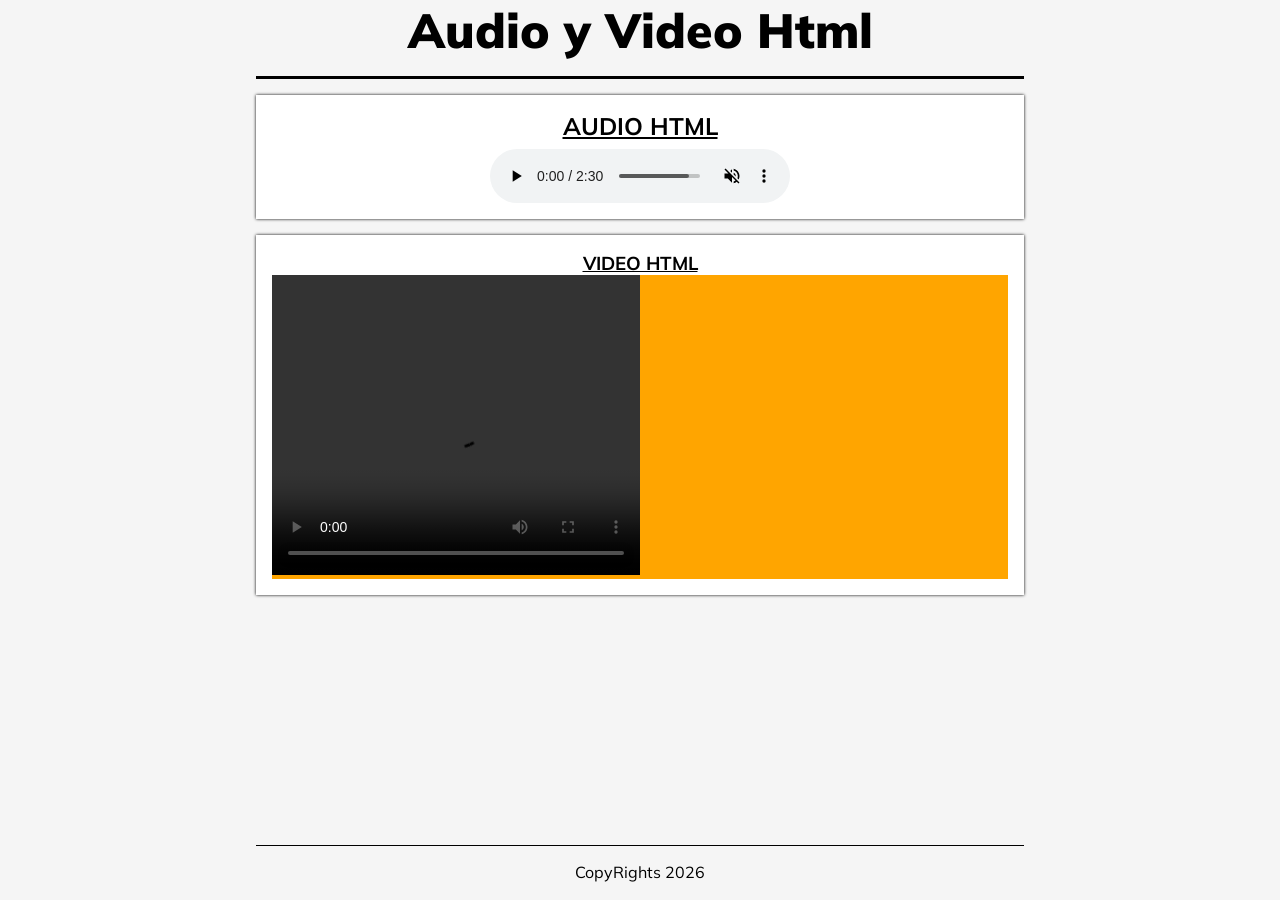
<file: ejercicios/audio-video.html>
<!DOCTYPE html>
<html lang="en">
<head>
    <meta charset="UTF-8">
    <meta name="viewport" content="width=device-width, initial-scale=1.0">
    <title>Document</title>
    <!-- Fuentes  -->
    <link href="https://fonts.googleapis.com/css2?family=Mulish:ital,wght@0,200..1000;1,200..1000&display=swap" rel="stylesheet">
    
    <!--MI CSS-->
    <link rel="stylesheet" href="../css/video.css">
</head>
<body>
    <header>
        <h1>Audio y Video Html</h1>
    </header>
    <section class="audio container">
        <h2>Audio html</h2>
        <div>
            <audio src="../assets/sonido.mp3" controls muted>
                Your browser does not support the audio element.
            </audio>
        </div>
    </section>
    <section class="video container">
        <h3>Video html</h3>
        <div class="items">
            <video src="../assets/theexpanse.mp4" controls></video>
        </div>
        <div class="items">
            <iframe src="https://www.youtube.com/embed/mWT1Oij2rxA?si=NE9-duGnOSTm4dct" title="YouTube video player" frameborder="0" allow="accelerometer; autoplay; clipboard-write; encrypted-media; gyroscope; picture-in-picture; web-share" referrerpolicy="strict-origin-when-cross-origin" allowfullscreen></iframe>
        </div>
    </section>
    <footer class="pie">
        <p>CopyRights 2026</p>
    </footer>
</body>
</html>
</file>
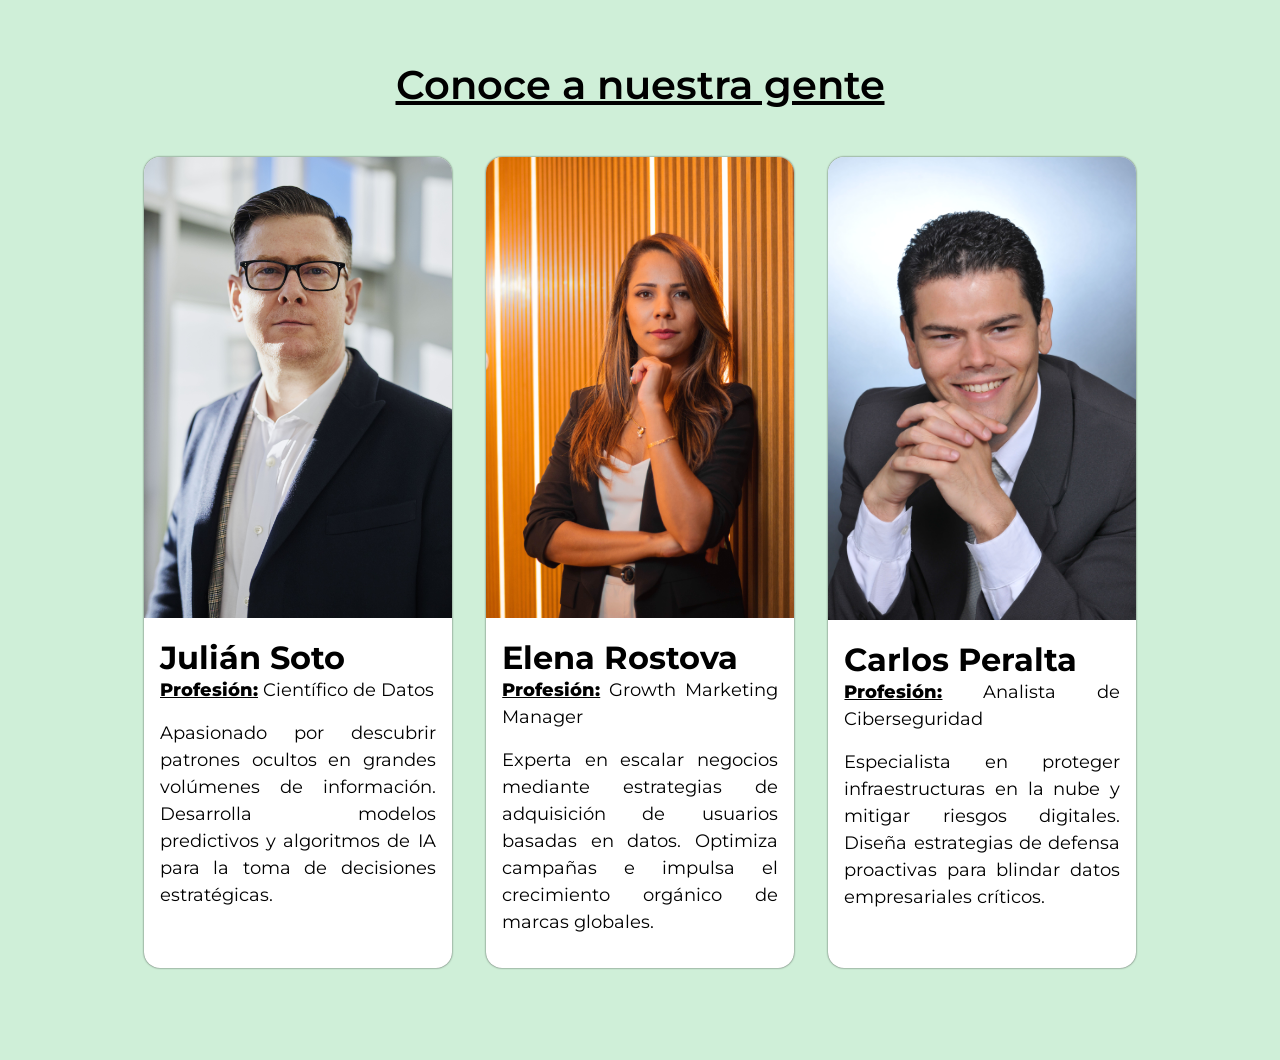
<file: ejercicios/cards.html>
<!DOCTYPE html>
<html lang="en">
<head>
    <meta charset="UTF-8">
    <meta name="viewport" content="width=device-width, initial-scale=1.0">
    <title>Document</title>
    <!--FUENTES-->
    <link href="https://fonts.googleapis.com/css2?family=Montserrat:ital,wght@0,100..900;1,100..900&display=swap" rel="stylesheet">
    <!--CSS PROYECTO CARDS-->
    <link rel="stylesheet" href="../css/cards.css">
</head>
<body>
    <section id="cards-sec">
        <h2>Conoce a nuestra gente</h2>
        <div class="container">
            <div class="items card">
                <img src="../img/perfil3.jpg" alt="">
                <div class="contenido">
                    <h3>Julián Soto</h3>
                    <p><span class="prof">Profesión:</span> Científico de Datos</p>
                    <p>Apasionado por descubrir patrones ocultos en grandes volúmenes de información. Desarrolla modelos predictivos y algoritmos de IA para la toma de decisiones estratégicas.</p>
                </div> 
            </div>
            <div class="items card">
                <img src="../img/perfil1.jpg" alt="">
                <div class="contenido">
                    <h3>Elena Rostova</h3>
                    <p><span class="prof">Profesión:</span> Growth Marketing Manager</p>
                    <p>Experta en escalar negocios mediante estrategias de adquisición de usuarios basadas en datos. Optimiza campañas e impulsa el crecimiento orgánico de marcas globales.</p>
                </div>    
            </div>
            <div class="items card">
                <img src="../img/perfil2.jpg" alt="">
                <div class="contenido">
                    <h3>Carlos Peralta</h3>
                    <p><sgpan class="prof">Profesión:</sgpan> Analista de Ciberseguridad</p>
                    <p>Especialista en proteger infraestructuras en la nube y mitigar riesgos digitales. Diseña estrategias de defensa proactivas para blindar datos empresariales críticos.</p>
                </div>
            </div>
            
        </div>
     </section>

</body>
</html>
</file>
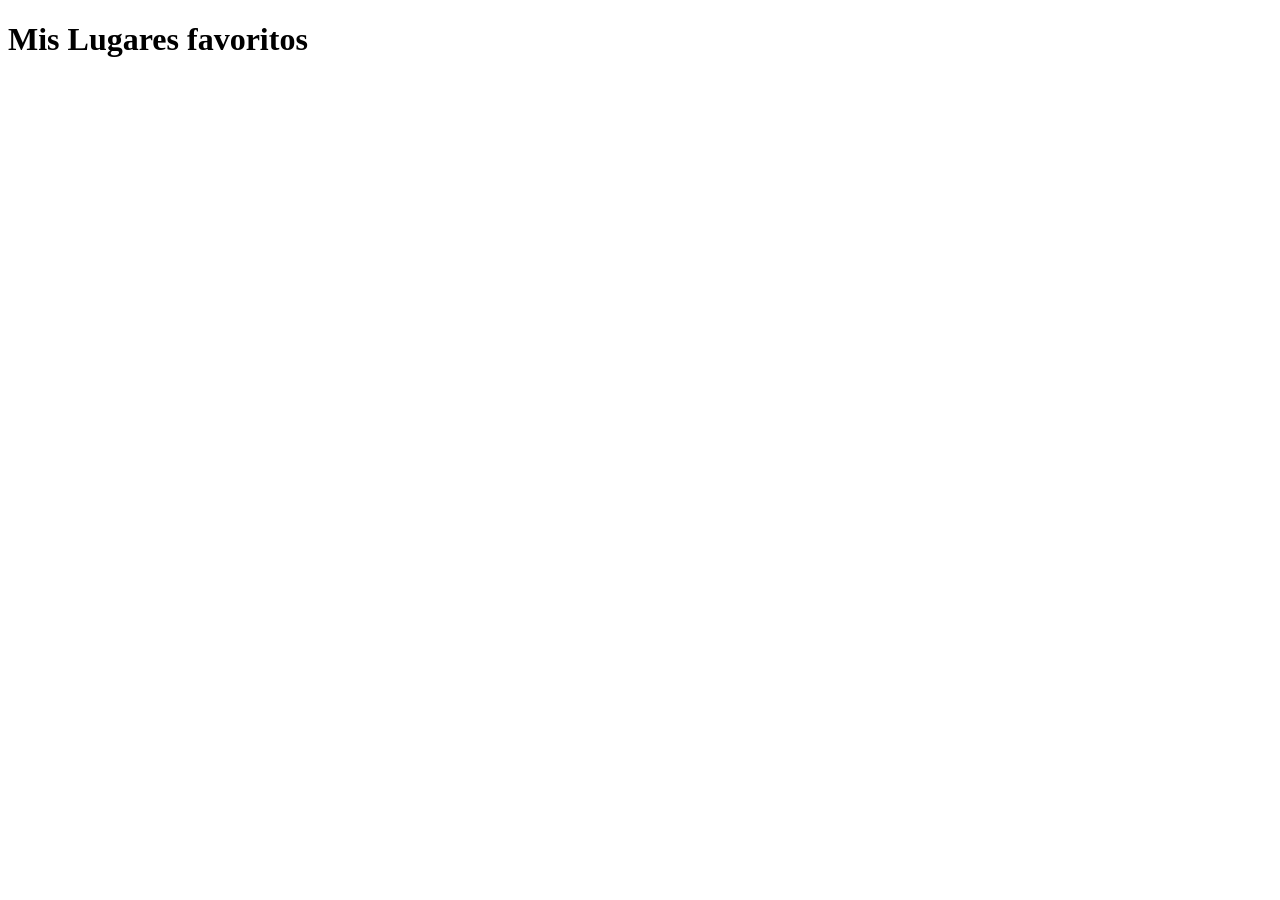
<file: ejercicios/viajes.html>
<!DOCTYPE html>
<html lang="en">
<head>
    <meta charset="UTF-8">
    <meta name="viewport" content="width=device-width, initial-scale=1.0">
    <title>Document</title>
</head>
<body>
    <h1>Mis Lugares favoritos</h1>
    








</body>
</html>
</file>
<file: css/video.css>
/*. DOCUMENTO CSS */

* { margin: 0;
    padding: 0; }

body { font-family: "Mulish", sans-serif;
       background-color: whitesmoke; }


/* HEADERS */

h1 { font-weight: 900;
     font-size: 3em;
     text-align: center;
     padding-bottom: 16px ;
     border-bottom: 3px black solid;
     width: 60%;
     margin: 0px auto 16px auto; }

h2, h3 { text-align: center;
     text-transform: uppercase;
     text-decoration:underline;
     font-weight: 700; }

h3 { width: 100%; }



/*LAYOUT*/

.container { width: 60%;
             margin: 0px auto 16px auto; }

.audio, .video { background-color: white;
                 box-shadow: 0px 0px 3px black;
                 padding: 16px;
                 box-sizing: border-box; }

section.audio div { width: 100%; }

section.audio audio { display: block;
                      margin: 8px auto 0px auto; }

.video { display: flex;
         flex-wrap: wrap;
         }

.items { width: 50%;
         background-color: orange; }

section.video video { width: 100%;
                      height: 300px; }

section.video iframe { width: 100%;
                       height: 300px;
                         }

.pie { text-align: center;
      
       width: 60%;
       border-top: solid black 1px;
       margin: 250px auto 0px auto;
       padding: 16px 0px;
       }
</file>
<file: css/cards.css>
/* DOCUMENTO CSS*/
* { margin: 0;
    padding: 0; }


body { font-family: "Montserrat", sans-serif; }

/*Encabezados*/

h2 { text-align: center;
     font-size: 2.5em;
     text-decoration: underline;
     font-weight: 600;
     padding: 0px 16px 32px 16px;

 }

 h3 { font-size: 2em;}

 /*LAYOUT*/

 section#cards-sec { background-color: #cfefd8;
                     min-height: 400px;
                     padding: 60px 0px;
                     box-sizing: border-box; }

 .container { 
              padding: 16px;
              box-sizing: border-box;
              width: 100%;
              margin: 0px auto 0px auto;
              display:flex;
              flex-flow: row wrap;
              justify-content: space-between;
              min-height: 1px; 
             /* align-items: stretch;*/  } 


              
.items { width: 100%;
         min-height: 140px;
         margin-bottom: 16px;
          }

.container img { width: 100%;
                 margin-bottom: 16px;
                  }

.prof { font-weight: 800;
        text-decoration: underline; }

.container p { line-height: 1.5;
               font-size: 18px;
               text-align: justify;  }

.contenido p:nth-child(2) { padding-bottom: 16px; }

.card { background-color: white;
        border-radius: 16px;
        overflow: hidden;
        box-sizing: border-box;
        box-shadow: 0px 0px 2px rgba(0, 0, 0, 0.723) ; }

.contenido { padding: 0px 16px 32px 16px;
             box-sizing: border-box; }

@media only screen and (min-width:600px) { 

 .container { width: 80%; }


        
}

@media only screen and (min-width:1024px) { 

 
   .items {width: 31%; }

        
}
</file>
